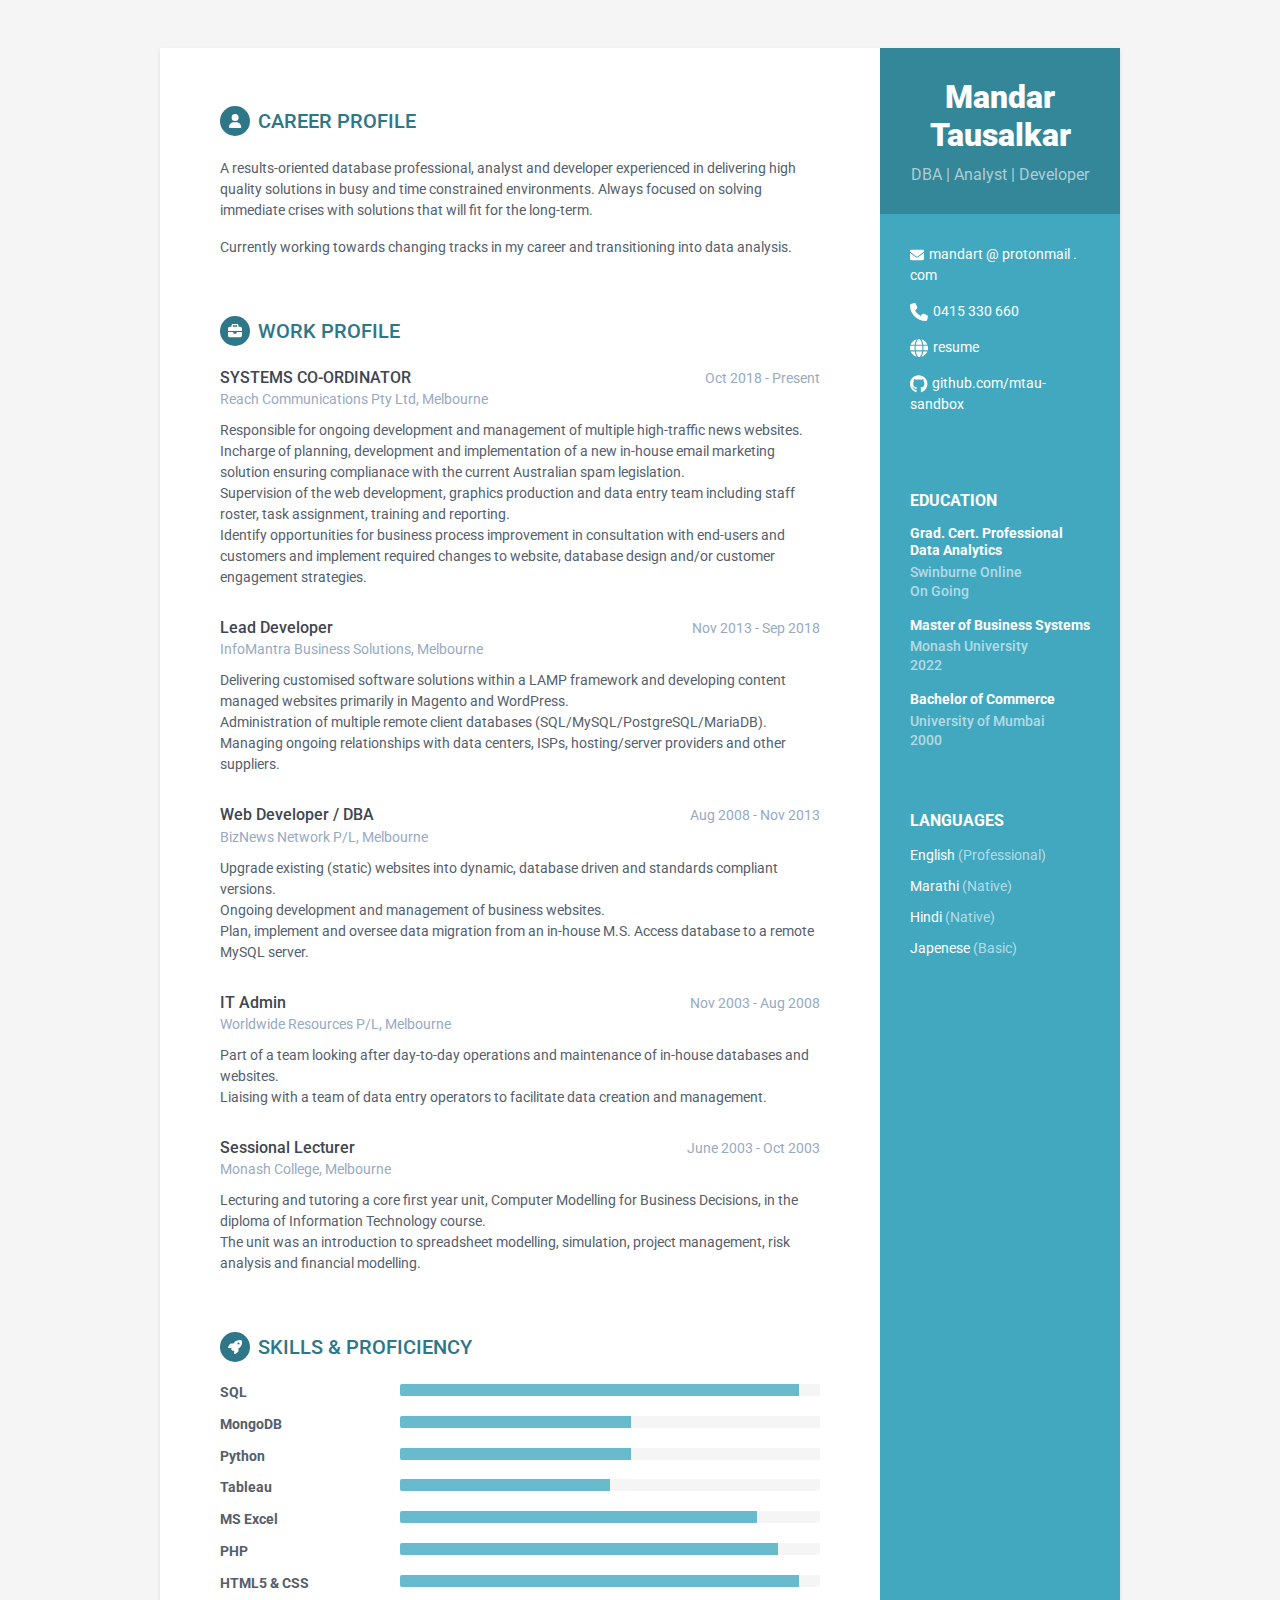
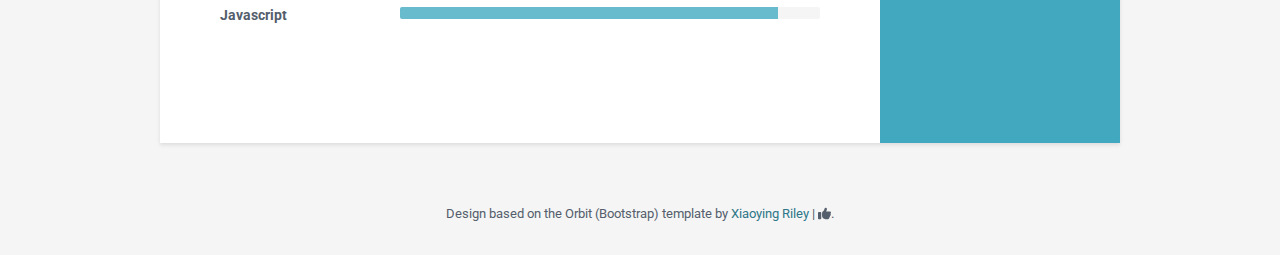
<file: index.html>
<!DOCTYPE html>
<html lang="en">
<head>
    <title>Mandar Tausalkar - Resume/CV</title>
    
    <!-- Meta -->
    <meta charset="utf-8">
    <meta http-equiv="X-UA-Compatible" content="IE=edge">
    <meta name="viewport" content="width=device-width, initial-scale=1.0">
    <meta name="description" content="Mandar Tausalkar - Resume/CV">
    <meta name="author" content="Mandar Tausalkar">    
    <link rel="shortcut icon" href="favicon.ico">  
    <!-- Google Font -->
    <link href='https://fonts.googleapis.com/css?family=Roboto:400,500,400italic,300italic,300,500italic,700,700italic,900,900italic' rel='stylesheet' type='text/css'>
    <!-- FontAwesome JS-->
	<script defer src="assets/fontawesome/js/all.min.js"></script>
    <!-- Global CSS -->
    <link rel="stylesheet" href="assets/plugins/bootstrap/css/bootstrap.min.css">   
    <!-- Theme CSS -->  
    <link id="theme-style" rel="stylesheet" href="assets/css/orbit-1.css">
</head> 

<body>
    <div class="wrapper mt-lg-5">
        <div class="sidebar-wrapper">
            <div class="profile-container">
                <!-- <img class="profile" src="assets/images/profile.png" alt="..." /> -->
                <h1 class="name">Mandar Tausalkar</h1>
                <h3 class="tagline">DBA | Analyst | Developer</h3>
            </div><!--//profile-container-->
            
            <div class="contact-container container-block">
                <ul class="list-unstyled contact-list">
                    <li class="email"><i class="fa-solid fa-envelope"></i><a href="mailto: mandart@protonmail.com">mandart @ protonmail . com</a></li>
                    <li class="phone"><i class="fa-solid fa-phone"></i><a href="tel:+61415330660">0415 330 660</a></li>
                    <li class="website"><i class="fa-solid fa-globe"></i><a href="https://mtau-sandbox.github.io/resume/" target="_blank">resume</a></li>
                   <!--  <li class="linkedin"><i class="fa-brands fa-linkedin-in"></i><a href="#" target="_blank">linkedin.com/</a></li> -->
                    <li class="github"><i class="fa-brands fa-github"></i><a href="#" target="_blank">github.com/mtau-sandbox</a></li>
                    <!-- <li class="twitter"><i class="fa-brands fa-twitter"></i><a href="https://twitter.com/" target="_blank">@twittername</a></li> -->
                </ul>
            </div><!--//contact-container-->
            <div class="education-container container-block">
                <h2 class="container-block-title">Education</h2>
		<div class="item">
                    <h4 class="degree">Grad. Cert. Professional Data Analytics</h4>
                    <h5 class="meta">Swinburne Online</h5>
	                    <div class="time">On Going</div>
                </div><!--//item-->    
                <div class="item">
                    <h4 class="degree">Master of Business Systems</h4>
                    <h5 class="meta">Monash University</h5>
	                    <div class="time">2022</div>
                </div><!--//item-->
                <div class="item">
                    <h4 class="degree">Bachelor of Commerce</h4>
                    <h5 class="meta">University of Mumbai</h5>
                    <div class="time">2000</div>
                </div><!--//item-->
            </div><!--//education-container-->
            
            <div class="languages-container container-block">
                <h2 class="container-block-title">Languages</h2>
                <ul class="list-unstyled interests-list">
                    <li>English <span class="lang-desc">(Professional)</span></li>
                    <li>Marathi <span class="lang-desc">(Native)</span></li>
                    <li>Hindi <span class="lang-desc">(Native)</span></li>
                    <li>Japenese <span class="lang-desc">(Basic)</span></li>
                </ul>
            </div><!--//languages-->
            
        </div><!--//sidebar-wrapper-->
        
        <div class="main-wrapper">
            
            <section class="section summary-section">
                <h2 class="section-title"><span class="icon-holder"><i class="fa-solid fa-user"></i></span>Career Profile</h2>
                <div class="summary">
                    <p>A results-oriented database professional, analyst and developer experienced in delivering high quality solutions in busy and time constrained environments. Always focused on solving immediate crises with solutions that will fit for the long-term.</p>
                    <p>Currently working towards changing tracks in my career and transitioning into data analysis.</p>
		</div><!--//summary-->
            </section><!--//section-->
            
            <section class="section experiences-section">
                <h2 class="section-title"><span class="icon-holder"><i class="fa-solid fa-briefcase"></i></span>Work Profile</h2>
                
                <div class="item">
                    <div class="meta">
                        <div class="upper-row">
                            <h3 class="job-title">SYSTEMS CO-ORDINATOR</h3>
                            <div class="time">Oct 2018 - Present</div>
                        </div><!--//upper-row-->
                        <div class="company">Reach Communications Pty Ltd, Melbourne</div>
                    </div><!--//meta-->
                    <div class="details">
                        <p>Responsible for ongoing development and management of multiple high-traffic news websites.<br>
Incharge of planning, development and implementation of a new in-house email marketing solution ensuring complianace with the current Australian spam legislation.<br>
Supervision of the web development, graphics production and data entry team including staff roster, task assignment, training and reporting.<br>
Identify opportunities for business process improvement in consultation with end-users and customers and implement required changes to website, database design and/or customer engagement strategies.</p>  

                    </div><!--//details-->
                </div><!--//item-->

                <div class="item">
                    <div class="meta">
                        <div class="upper-row">
                            <h3 class="job-title">Lead Developer</h3>
                            <div class="time">Nov 2013 - Sep 2018</div>
                        </div><!--//upper-row-->
                        <div class="company">InfoMantra Business Solutions, Melbourne</div>
                    </div><!--//meta-->
                    <div class="details">
                        <p>Delivering customised software solutions within a LAMP framework and developing content managed websites primarily in Magento and WordPress.<br>
                        Administration of multiple remote client databases (SQL/MySQL/PostgreSQL/MariaDB).<br>
			Managing ongoing relationships with data centers, ISPs, hosting/server providers and other suppliers.</p>    
                    </div><!--//details-->
                </div><!--//item-->
		    
                <div class="item">
                    <div class="meta">
                        <div class="upper-row">
                            <h3 class="job-title">Web Developer / DBA</h3>
                            <div class="time">Aug 2008 - Nov 2013</div>
                        </div><!--//upper-row-->
                        <div class="company">BizNews Network P/L, Melbourne</div>
                    </div><!--//meta-->
                    <div class="details">
                        <p>Upgrade existing (static) websites into dynamic, database driven and standards compliant versions.<br>
                        Ongoing development and management of business websites.<br>
                        Plan, implement and oversee data migration from an in-house M.S. Access database to a remote MySQL server.</p> 
                    </div><!--//details-->
                </div><!--//item-->
                
                <div class="item">
                    <div class="meta">
                        <div class="upper-row">
                            <h3 class="job-title">IT Admin</h3>
                            <div class="time">Nov 2003 - Aug 2008</div>
                        </div><!--//upper-row-->
                        <div class="company">Worldwide Resources P/L, Melbourne</div>
                    </div><!--//meta-->
                    <div class="details">
                        <p>Part of a team looking after day-to-day operations and maintenance of in-house databases and websites.<br>
                        Liaising with a team of data entry operators to facilitate data creation and management.</p>
                    </div><!--//details-->
                </div><!--//item-->

                <div class="item">
                    <div class="meta">
                        <div class="upper-row">
                            <h3 class="job-title">Sessional Lecturer</h3>
                            <div class="time">June 2003 - Oct 2003</div>
                        </div><!--//upper-row-->
                        <div class="company">Monash College, Melbourne</div>
                    </div><!--//meta-->
                    <div class="details">
                        <p>Lecturing and tutoring a core first year unit, Computer Modelling for Business Decisions, in the diploma of Information Technology course.<br>
                        The unit was an introduction to spreadsheet modelling, simulation, project management, risk analysis and financial modelling.</p>
                    </div><!--//details-->
                </div><!--//item-->
		    
            </section><!--//section-->
            
            <section class="skills-section section">
                <h2 class="section-title"><span class="icon-holder"><i class="fa-solid fa-rocket"></i></span>Skills &amp; Proficiency</h2>
                <div class="skillset">        
                    <div class="item">
                        <h3 class="level-title">SQL</h3>
                        <div class="progress level-bar">
						    <div class="progress-bar theme-progress-bar" role="progressbar" style="width: 95%" aria-valuenow="95" aria-valuemin="0" aria-valuemax="100"></div>
						</div>                               
                    </div><!--//item-->
			
                    <div class="item">
                        <h3 class="level-title">MongoDB</h3>
                        <div class="progress level-bar">
						    <div class="progress-bar theme-progress-bar" role="progressbar" style="width: 55%" aria-valuenow="55" aria-valuemin="0" aria-valuemax="100"></div>
						</div>                               
                    </div><!--//item-->
                    
                    <div class="item">
                        <h3 class="level-title">Python</h3>
                        <div class="progress level-bar">
						    <div class="progress-bar theme-progress-bar" role="progressbar" style="width: 55%" aria-valuenow="55" aria-valuemin="0" aria-valuemax="100"></div>
						</div>                              
                    </div><!--//item-->

                    <div class="item">
                        <h3 class="level-title">Tableau</h3>
                        <div class="progress level-bar">
						    <div class="progress-bar theme-progress-bar" role="progressbar" style="width: 50%" aria-valuenow="50" aria-valuemin="0" aria-valuemax="100"></div>
						</div>                              
                    </div><!--//item-->

                    <div class="item">
                        <h3 class="level-title">MS Excel</h3>
                        <div class="progress level-bar">
						    <div class="progress-bar theme-progress-bar" role="progressbar" style="width: 85%" aria-valuenow="85" aria-valuemin="0" aria-valuemax="100"></div>
						</div>                                 
                    </div><!--//item-->

                    <div class="item">
                        <h3 class="level-title">PHP</h3>
                        <div class="progress level-bar">
						    <div class="progress-bar theme-progress-bar" role="progressbar" style="width: 90%" aria-valuenow="90" aria-valuemin="0" aria-valuemax="100"></div>
						</div>                                 
                    </div><!--//item-->
                    
                    <div class="item">
                        <h3 class="level-title">HTML5 &amp; CSS</h3>
                        <div class="progress level-bar">
							    <div class="progress-bar theme-progress-bar" role="progressbar" style="width: 95%" aria-valuenow="95" aria-valuemin="0" aria-valuemax="100"></div>
						</div>                                
                    </div><!--//item-->
                    
                    <div class="item">
                        <h3 class="level-title">Javascript</h3>
                        <div class="progress level-bar">
						    <div class="progress-bar theme-progress-bar" role="progressbar" style="width:90%" aria-valuenow="90" aria-valuemin="0" aria-valuemax="100"></div>
						</div>                                  
                    </div><!--//item-->
                    
                </div>  
            </section><!--//skills-section-->
            
        </div><!--//main-body-->
    </div>
 
    <footer class="footer">
	<div class="no-print">    
        <div class="text-center">
            <!--/* This template is free as long as you keep the footer attribution link. If you'd like to use the template without the attribution link, you can buy the commercial license via our website: themes.3rdwavemedia.com Thank you for your support. :) */-->
            <small class="copyright">Design based on the Orbit (Bootstrap) template by <a href="http://themes.3rdwavemedia.com" target="_blank">Xiaoying Riley</a> | <i class="fa fa-thumbs-up"></i>.</small>
	</div><!--//container-->
	</div><!--//no-print-->
    </footer><!--//footer-->
        
</body>
</html>
</file>
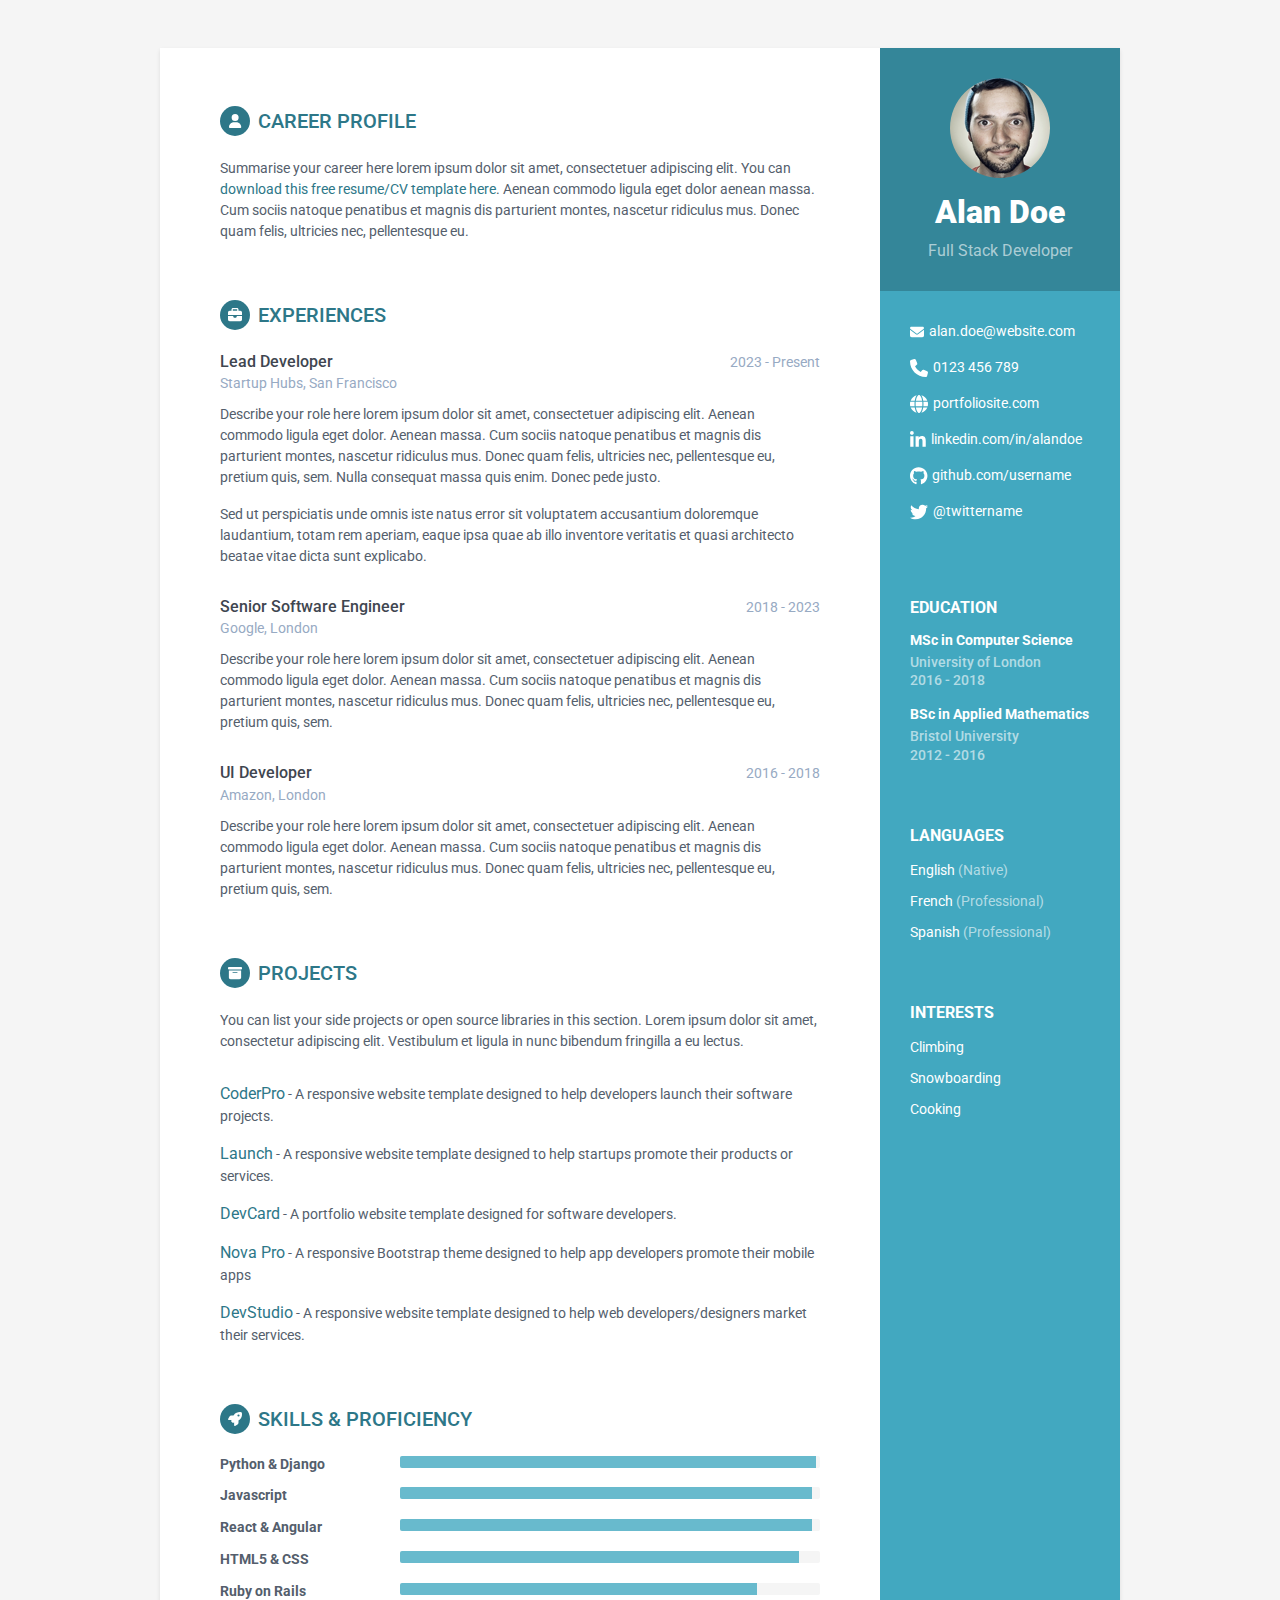
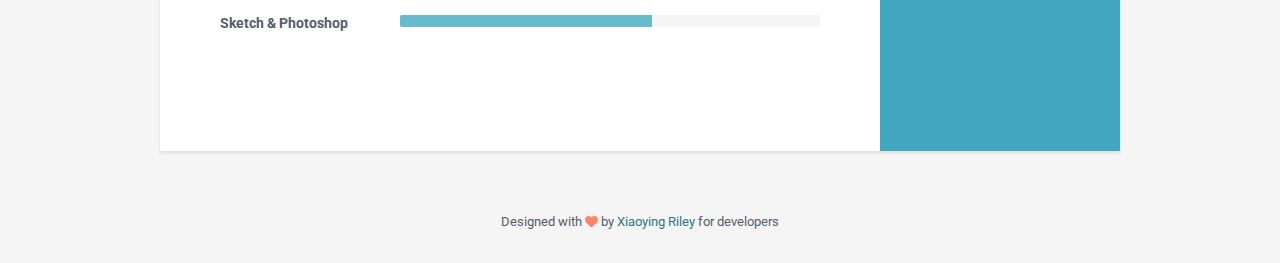
<file: ORG-index.html>
<!DOCTYPE html>
<html lang="en">
<head>
    <title>Orbit - Bootstrap 5 Resume/CV Template for Developers</title>
    
    <!-- Meta -->
    <meta charset="utf-8">
    <meta http-equiv="X-UA-Compatible" content="IE=edge">
    <meta name="viewport" content="width=device-width, initial-scale=1.0">
    <meta name="description" content="Responsive HTML5 Resume/CV Template for Developers">
    <meta name="author" content="Xiaoying Riley at 3rd Wave Media">    
    <link rel="shortcut icon" href="favicon.ico">  
    <!-- Google Font -->
    <link href='https://fonts.googleapis.com/css?family=Roboto:400,500,400italic,300italic,300,500italic,700,700italic,900,900italic' rel='stylesheet' type='text/css'>
    <!-- FontAwesome JS-->
	<script defer src="assets/fontawesome/js/all.min.js"></script>
    <!-- Global CSS -->
    <link rel="stylesheet" href="assets/plugins/bootstrap/css/bootstrap.min.css">   
    <!-- Theme CSS -->  
    <link id="theme-style" rel="stylesheet" href="assets/css/orbit-1.css">
</head> 

<body>
    <div class="wrapper mt-lg-5">
        <div class="sidebar-wrapper">
            <div class="profile-container">
                <img class="profile" src="assets/images/profile.png" alt="" />
                <h1 class="name">Alan Doe</h1>
                <h3 class="tagline">Full Stack Developer</h3>
            </div><!--//profile-container-->
            
            <div class="contact-container container-block">
                <ul class="list-unstyled contact-list">
                    <li class="email"><i class="fa-solid fa-envelope"></i><a href="mailto: yourname@email.com">alan.doe@website.com</a></li>
                    <li class="phone"><i class="fa-solid fa-phone"></i><a href="tel:0123 456 789">0123 456 789</a></li>
                    <li class="website"><i class="fa-solid fa-globe"></i><a href="https://themes.3rdwavemedia.com/bootstrap-templates/resume/orbit-free-resume-cv-bootstrap-theme-for-developers/" target="_blank">portfoliosite.com</a></li>
                    <li class="linkedin"><i class="fa-brands fa-linkedin-in"></i><a href="#" target="_blank">linkedin.com/in/alandoe</a></li>
                    <li class="github"><i class="fa-brands fa-github"></i><a href="#" target="_blank">github.com/username</a></li>
                    <li class="twitter"><i class="fa-brands fa-twitter"></i><a href="https://twitter.com/3rdwave_themes" target="_blank">@twittername</a></li>
                </ul>
            </div><!--//contact-container-->
            <div class="education-container container-block">
                <h2 class="container-block-title">Education</h2>
                <div class="item">
                    <h4 class="degree">MSc in Computer Science</h4>
                    <h5 class="meta">University of London</h5>
	                    <div class="time">2016 - 2018</div>
                </div><!--//item-->
                <div class="item">
                    <h4 class="degree">BSc in Applied Mathematics</h4>
                    <h5 class="meta">Bristol University</h5>
                    <div class="time">2012 - 2016</div>
                </div><!--//item-->
            </div><!--//education-container-->
            
            <div class="languages-container container-block">
                <h2 class="container-block-title">Languages</h2>
                <ul class="list-unstyled interests-list">
                    <li>English <span class="lang-desc">(Native)</span></li>
                    <li>French <span class="lang-desc">(Professional)</span></li>
                    <li>Spanish <span class="lang-desc">(Professional)</span></li>
                </ul>
            </div><!--//interests-->
            
            <div class="interests-container container-block">
                <h2 class="container-block-title">Interests</h2>
                <ul class="list-unstyled interests-list">
                    <li>Climbing</li>
                    <li>Snowboarding</li>
                    <li>Cooking</li>
                </ul>
            </div><!--//interests-->
            
        </div><!--//sidebar-wrapper-->
        
        <div class="main-wrapper">
            
            <section class="section summary-section">
                <h2 class="section-title"><span class="icon-holder"><i class="fa-solid fa-user"></i></span>Career Profile</h2>
                <div class="summary">
                    <p>Summarise your career here lorem ipsum dolor sit amet, consectetuer adipiscing elit. You can <a href="https://themes.3rdwavemedia.com/bootstrap-templates/resume/orbit-free-resume-cv-bootstrap-theme-for-developers/" target="_blank">download this free resume/CV template here</a>. Aenean commodo ligula eget dolor aenean massa. Cum sociis natoque penatibus et magnis dis parturient montes, nascetur ridiculus mus. Donec quam felis, ultricies nec, pellentesque eu.</p>
                </div><!--//summary-->
            </section><!--//section-->
            
            <section class="section experiences-section">
                <h2 class="section-title"><span class="icon-holder"><i class="fa-solid fa-briefcase"></i></span>Experiences</h2>
                
                <div class="item">
                    <div class="meta">
                        <div class="upper-row">
                            <h3 class="job-title">Lead Developer</h3>
                            <div class="time">2023 - Present</div>
                        </div><!--//upper-row-->
                        <div class="company">Startup Hubs, San Francisco</div>
                    </div><!--//meta-->
                    <div class="details">
                        <p>Describe your role here lorem ipsum dolor sit amet, consectetuer adipiscing elit. Aenean commodo ligula eget dolor. Aenean massa. Cum sociis natoque penatibus et magnis dis parturient montes, nascetur ridiculus mus. Donec quam felis, ultricies nec, pellentesque eu, pretium quis, sem. Nulla consequat massa quis enim. Donec pede justo.</p>  
                        <p>Sed ut perspiciatis unde omnis iste natus error sit voluptatem accusantium doloremque laudantium, totam rem aperiam, eaque ipsa quae ab illo inventore veritatis et quasi architecto beatae vitae dicta sunt explicabo. </p>
                    </div><!--//details-->
                </div><!--//item-->
                
                <div class="item">
                    <div class="meta">
                        <div class="upper-row">
                            <h3 class="job-title">Senior Software Engineer</h3>
                            <div class="time">2018 - 2023</div>
                        </div><!--//upper-row-->
                        <div class="company">Google, London</div>
                    </div><!--//meta-->
                    <div class="details">
                        <p>Describe your role here lorem ipsum dolor sit amet, consectetuer adipiscing elit. Aenean commodo ligula eget dolor. Aenean massa. Cum sociis natoque penatibus et magnis dis parturient montes, nascetur ridiculus mus. Donec quam felis, ultricies nec, pellentesque eu, pretium quis, sem.</p>  
                        
                    </div><!--//details-->
                </div><!--//item-->
                
                <div class="item">
                    <div class="meta">
                        <div class="upper-row">
                            <h3 class="job-title">UI Developer</h3>
                            <div class="time">2016 - 2018</div>
                        </div><!--//upper-row-->
                        <div class="company">Amazon, London</div>
                    </div><!--//meta-->
                    <div class="details">
                        <p>Describe your role here lorem ipsum dolor sit amet, consectetuer adipiscing elit. Aenean commodo ligula eget dolor. Aenean massa. Cum sociis natoque penatibus et magnis dis parturient montes, nascetur ridiculus mus. Donec quam felis, ultricies nec, pellentesque eu, pretium quis, sem.</p>  
                    </div><!--//details-->
                </div><!--//item-->
                
            </section><!--//section-->
            
            <section class="section projects-section">
                <h2 class="section-title"><span class="icon-holder"><i class="fa-solid fa-archive"></i></span>Projects</h2>
                <div class="intro">
                    <p>You can list your side projects or open source libraries in this section. Lorem ipsum dolor sit amet, consectetur adipiscing elit. Vestibulum et ligula in nunc bibendum fringilla a eu lectus.</p>
                </div><!--//intro-->
                <div class="item">
                    <span class="project-title"><a href="https://themes.3rdwavemedia.com/bootstrap-templates/startup/coderpro-bootstrap-5-startup-template-for-software-projects/" target="_blank">CoderPro</a></span> - <span class="project-tagline">A responsive website template designed to help developers launch their software projects. </span>
                    
                </div><!--//item-->
                <div class="item">
                    <span class="project-title"><a href="https://themes.3rdwavemedia.com/bootstrap-templates/startup/launch-bootstrap-5-template-for-saas-businesses/" target="_blank">Launch</a></span> - <span class="project-tagline">A responsive website template designed to help startups promote their products or services.</span>
                </div><!--//item-->
                <div class="item">
                    <span class="project-title"><a href="https://themes.3rdwavemedia.com/bootstrap-templates/resume/devcard-bootstrap-5-vcard-portfolio-template-for-software-developers/" target="_blank">DevCard</a></span> - <span class="project-tagline">A portfolio website template designed for software developers.</span>
                </div><!--//item-->
                <div class="item">
                    <span class="project-title"><a href="https://themes.3rdwavemedia.com/bootstrap-templates/startup/bootstrap-template-for-mobile-apps-nova-pro/" target="_blank">Nova Pro</a></span> - <span class="project-tagline">A responsive Bootstrap theme designed to help app developers promote their mobile apps</span>
                </div><!--//item-->
                <div class="item">
                    <span class="project-title"><a href="http://themes.3rdwavemedia.com/website-templates/responsive-bootstrap-theme-web-development-agencies-devstudio/" target="_blank">DevStudio</a></span> - 
                    <span class="project-tagline">A responsive website template designed to help web developers/designers market their services. </span>
                </div><!--//item-->
            </section><!--//section-->
            
            <section class="skills-section section">
                <h2 class="section-title"><span class="icon-holder"><i class="fa-solid fa-rocket"></i></span>Skills &amp; Proficiency</h2>
                <div class="skillset">        
                    <div class="item">
                        <h3 class="level-title">Python &amp; Django</h3>
                        <div class="progress level-bar">
						    <div class="progress-bar theme-progress-bar" role="progressbar" style="width: 99%" aria-valuenow="99" aria-valuemin="0" aria-valuemax="100"></div>
						</div>                               
                    </div><!--//item-->
                    
                    <div class="item">
                        <h3 class="level-title">Javascript</h3>
                        <div class="progress level-bar">
						    <div class="progress-bar theme-progress-bar" role="progressbar" style="width: 98%" aria-valuenow="98" aria-valuemin="0" aria-valuemax="100"></div>
						</div>                              
                    </div><!--//item-->
                    
                    <div class="item">
                        <h3 class="level-title">React &amp; Angular</h3>
                        <div class="progress level-bar">
						    <div class="progress-bar theme-progress-bar" role="progressbar" style="width: 98%" aria-valuenow="98" aria-valuemin="0" aria-valuemax="100"></div>
						</div>                                 
                    </div><!--//item-->
                    
                    <div class="item">
                        <h3 class="level-title">HTML5 &amp; CSS</h3>
                        <div class="progress level-bar">
							    <div class="progress-bar theme-progress-bar" role="progressbar" style="width: 95%" aria-valuenow="95" aria-valuemin="0" aria-valuemax="100"></div>
						</div>                                
                    </div><!--//item-->
                    
                    <div class="item">
                        <h3 class="level-title">Ruby on Rails</h3>
                        <div class="progress level-bar">
						    <div class="progress-bar theme-progress-bar" role="progressbar" style="width: 85%" aria-valuenow="85" aria-valuemin="0" aria-valuemax="100"></div>
						</div>                                  
                    </div><!--//item-->
                    
                    <div class="item">
                        <h3 class="level-title">Sketch &amp; Photoshop</h3>
                        <div class="progress level-bar">
						    <div class="progress-bar theme-progress-bar" role="progressbar" style="width: 60%" aria-valuenow="60" aria-valuemin="0" aria-valuemax="100"></div>
						</div>                                 
                    </div><!--//item-->
                    
                </div>  
            </section><!--//skills-section-->
            
        </div><!--//main-body-->
    </div>
 
    <footer class="footer">
        <div class="text-center">
            <!--/* This template is free as long as you keep the footer attribution link. If you'd like to use the template without the attribution link, you can buy the commercial license via our website: themes.3rdwavemedia.com Thank you for your support. :) */-->
            <small class="copyright">Designed with <i class="fa-solid fa-heart"></i> by <a href="http://themes.3rdwavemedia.com" target="_blank">Xiaoying Riley</a> for developers</small>
        </div><!--//container-->
    </footer><!--//footer-->
        
</body>
</html>
</file>
<file: assets/css/orbit-1.css>
/*! 
 * Template Name: Orbit - Bootstrap 5 Resume/CV Template for Developers
 * Version: Bootstrap 5 v3.0
 * Author: Xiaoying Riley
 * Copyright: 3rd Wave Media
 * Twitter: @3rdwave_themes
 * Website: http://themes.3rdwavemedia.com/
*/
body {
  font-family: "Roboto", sans-serif;
  color: #545E6C;
  background: #f5f5f5;
  font-size: 14px;
  -webkit-font-smoothing: antialiased;
  -moz-osx-font-smoothing: grayscale;
}

h1, h2, h3, h4, h5, h6 {
  font-weight: 700;
}

a {
  color: #2d7788;
  text-decoration: none;
}
a:hover {
  text-decoration: underline;
  color: #1a454f;
  -webkit-transition: all 0.4s ease-in-out;
  -moz-transition: all 0.4s ease-in-out;
  -ms-transition: all 0.4s ease-in-out;
  -o-transition: all 0.4s ease-in-out;
}
a:focus {
  text-decoration: none;
}

p {
  line-height: 1.5;
}

.wrapper {
  background: #42A8C0;
  max-width: 960px;
  margin: 0 auto;
  position: relative;
  box-shadow: 0px 2px 4px rgba(0, 0, 0, 0.1);
}

.sidebar-wrapper {
  background: #42A8C0;
  position: absolute;
  right: 0;
  width: 240px;
  height: 100%;
  min-height: 800px;
  color: #fff;
}
.sidebar-wrapper a {
  color: #fff;
}
.sidebar-wrapper .profile-container {
  padding: 30px;
  background: rgba(0, 0, 0, 0.2);
  text-align: center;
  color: #fff;
}
.sidebar-wrapper .name {
  font-size: 32px;
  font-weight: 900;
  margin-top: 0;
  margin-bottom: 10px;
}
.sidebar-wrapper .tagline {
  color: rgba(255, 255, 255, 0.6);
  font-size: 16px;
  font-weight: 400;
  margin-top: 0;
  margin-bottom: 0;
}
.sidebar-wrapper .profile {
  margin-bottom: 15px;
}
.sidebar-wrapper .contact-list .svg-inline--fa {
  margin-right: 5px;
  font-size: 18px;
  vertical-align: middle;
}
.sidebar-wrapper .contact-list li {
  margin-bottom: 15px;
}
.sidebar-wrapper .contact-list li:last-child {
  margin-bottom: 0;
}
.sidebar-wrapper .contact-list .email .svg-inline--fa {
  font-size: 14px;
}
.sidebar-wrapper .container-block {
  padding: 30px;
}
.sidebar-wrapper .container-block-title {
  text-transform: uppercase;
  font-size: 16px;
  font-weight: 700;
  margin-top: 0;
  margin-bottom: 15px;
}
.sidebar-wrapper .degree {
  font-size: 14px;
  margin-top: 0;
  margin-bottom: 5px;
}
.sidebar-wrapper .education-container .item {
  margin-bottom: 15px;
}
.sidebar-wrapper .education-container .item:last-child {
  margin-bottom: 0;
}
.sidebar-wrapper .education-container .meta {
  color: rgba(255, 255, 255, 0.6);
  font-weight: 500;
  margin-bottom: 0px;
  margin-top: 0;
  font-size: 14px;
}
.sidebar-wrapper .education-container .time {
  color: rgba(255, 255, 255, 0.6);
  font-weight: 500;
  margin-bottom: 0px;
}
.sidebar-wrapper .languages-container .lang-desc {
  color: rgba(255, 255, 255, 0.6);
}
.sidebar-wrapper .languages-list {
  margin-bottom: 0;
}
.sidebar-wrapper .languages-list li {
  margin-bottom: 10px;
}
.sidebar-wrapper .languages-list li:last-child {
  margin-bottom: 0;
}
.sidebar-wrapper .interests-list {
  margin-bottom: 0;
}
.sidebar-wrapper .interests-list li {
  margin-bottom: 10px;
}
.sidebar-wrapper .interests-list li:last-child {
  margin-bottom: 0;
}

.main-wrapper {
  background: #fff;
  padding: 60px;
  padding-right: 300px;
}
.main-wrapper .section-title {
  text-transform: uppercase;
  font-size: 20px;
  font-weight: 500;
  color: #2d7788;
  position: relative;
  margin-top: 0;
  margin-bottom: 20px;
}
.main-wrapper .section-title .icon-holder {
  width: 30px;
  height: 30px;
  margin-right: 8px;
  display: inline-block;
  color: #fff;
  border-radius: 50%;
  -moz-background-clip: padding;
  -webkit-background-clip: padding-box;
  background-clip: padding-box;
  background: #2d7788;
  text-align: center;
  font-size: 16px;
  position: relative;
  top: -2px;
  padding-top: 2px;
}
.main-wrapper .section-title .icon-holder .svg-inline--fa {
  font-size: 14px;
  margin-top: 6px;
}
.main-wrapper .section {
  margin-bottom: 60px;
}
.main-wrapper .experiences-section .item {
  margin-bottom: 30px;
}
.main-wrapper .upper-row {
  position: relative;
  overflow: hidden;
  margin-bottom: 2px;
}
.main-wrapper .job-title {
  color: #3F4650;
  font-size: 16px;
  margin-top: 0;
  margin-bottom: 0;
  font-weight: 500;
}
.main-wrapper .time {
  position: absolute;
  right: 0;
  top: 0;
  color: #97AAC3;
}
.main-wrapper .company {
  margin-bottom: 10px;
  color: #97AAC3;
}
.main-wrapper .project-title {
  font-size: 16px;
  font-weight: 400;
  margin-top: 0;
  margin-bottom: 5px;
}
.main-wrapper .projects-section .intro {
  margin-bottom: 30px;
}
.main-wrapper .projects-section .item {
  margin-bottom: 15px;
}

.skillset .item {
  margin-bottom: 15px;
  overflow: hidden;
}
.skillset .level-title {
  font-size: 14px;
  margin-top: 0;
  margin-bottom: 12px;
}
.skillset .level-bar {
  height: 12px;
  background: #f5f5f5;
  border-radius: 2px;
  -moz-background-clip: padding;
  -webkit-background-clip: padding-box;
  background-clip: padding-box;
}
.skillset .theme-progress-bar {
  background: #68bacd;
}

.footer {
  padding: 30px;
  padding-top: 60px;
}
.footer .copyright {
  line-height: 1.6;
  color: #545E6C;
  font-size: 13px;
}
.footer .fa-heart {
  color: #fb866a;
}


/* ************************ */
/* Custom CSS to hide footer text when printing */
@media print {    
    .no-print, .no-print *  {
        display: none !important;
    }
}
/* ************************ */


@media (max-width: 767.98px) {
  .sidebar-wrapper {
    position: static;
    width: inherit;
  }
  .main-wrapper {
    padding: 30px;
  }
  .main-wrapper .time {
    position: static;
    display: block;
    margin-top: 5px;
  }
  .main-wrapper .upper-row {
    margin-bottom: 0;
  }
}
@media (min-width: 992px) {
  .skillset .level-title {
    display: inline-block;
    float: left;
    width: 30%;
    margin-bottom: 0;
  }
}
</file>
